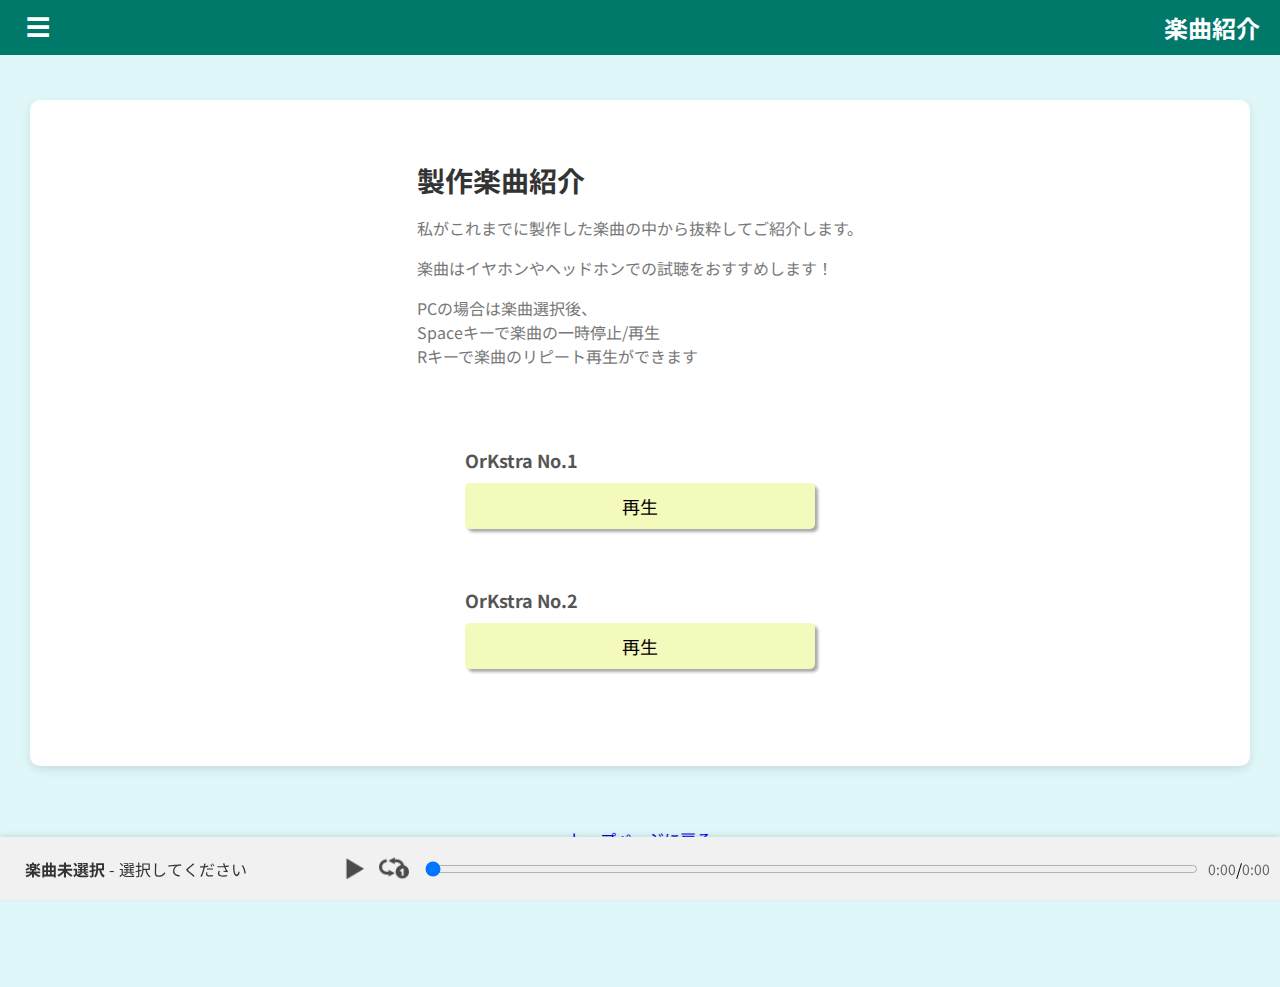
<file: content.html>
<!DOCTYPE html>
<html lang="ja">
<head>
    <link rel="preconnect" href="https://fonts.googleapis.com">
    <link rel="preconnect" href="https://fonts.gstatic.com" crossorigin>
    <link href="https://fonts.googleapis.com/css2?family=Noto+Sans+JP:wght@100..900&display=swap" rel="stylesheet">
    <meta charset="UTF-8">
    <meta name="viewport" content="width=device-width, initial-scale=1.0">
    <title>楽曲紹介</title>
    <link rel="stylesheet" href="src/style.css">
</head>
<body>

    <div class="header">
        <button class="menu-toggle" onclick="toggleSidebar()">☰</button>
        <h1>楽曲紹介</h1>
    </div>

    <div class="sidebar" id="sidebar">
        <ul class="nav-links">
            <li><a href="index.html" onclick="toggleSidebar()">トップページ</a></li>
            <li><a href="content.html" onclick="toggleSidebar()">楽曲紹介</a></li>
            <li><a href="profile.html" onclick="toggleSidebar()">プロフィール</a></li>
            <li><a href="others.html" onclick="toggleSidebar()">RAISON DÊTREとは?</a></li>
        </ul>
    </div>

    <div class="profile-list">
        <div class="profile-item">
            <div class="profile">
                <div class="profile-details">
                    <h1>製作楽曲紹介</h1>
                    <p></p>
                    <p>私がこれまでに製作した楽曲の中から抜粋してご紹介します。</p>
                    <p>楽曲はイヤホンやヘッドホンでの試聴をおすすめします！</p>
                    <p>PCの場合は楽曲選択後、<br>Spaceキーで楽曲の一時停止/再生<br>Rキーで楽曲のリピート再生ができます</p>
                </div>
            </div>

            <div class="music-list">
                <div class="music-item">
                    <p class="song-title">OrKstra No.1</p>
                    <button class="music-button">再生</button>
                    <audio controls hidden="true">
                        <source src="src/audio/OrKstra No.1 - 439K.mp3" type="audio/mpeg">
                        Your browser does not support the audio element.
                    </audio>
                </div>                

                <p class="artist_title">Chikazu Kurosawa</p>
            
                <div class="music-item">
                    <p class="song-title">OrKstra No.2</p>
                    <button class="music-button">再生</button>
                    <audio controls hidden="true" data-volume="0.7">
                        <source src="src/audio/OrKstra No.2 - 439K.mp3" type="audio/mpeg">
                        Your browser does not support the audio element.
                    </audio>
                </div>
            </div>
            <p></p>
        </div>
    </div>

    <div class="questionnaire">
        <p><a href="index.html">トップページに戻る</a></p>
    </div>

    <div class="player-footer">
        <div class="player-info">
            <span class="footer-song-title">再生中の曲のタイトル</span> - 
            <span class="song-artist">作曲者の名前</span>
        </div>
        <div class="player-controls">
            <button id="play-button"><img src="src/bar/play.png" alt="Play/Pause"></button>
            <button id="repeat-button"><img src="src/bar/1repeat.png" alt="Repeat"></button>
            <input type="range" id="seek-bar" value="0" max="100">
            <span class="current-time">0:00</span> / 
            <span class="total-time">0:00</span>
        </div>
    </div>
    
    <script src="src/script.js"></script>
</body>
</html>
</file>
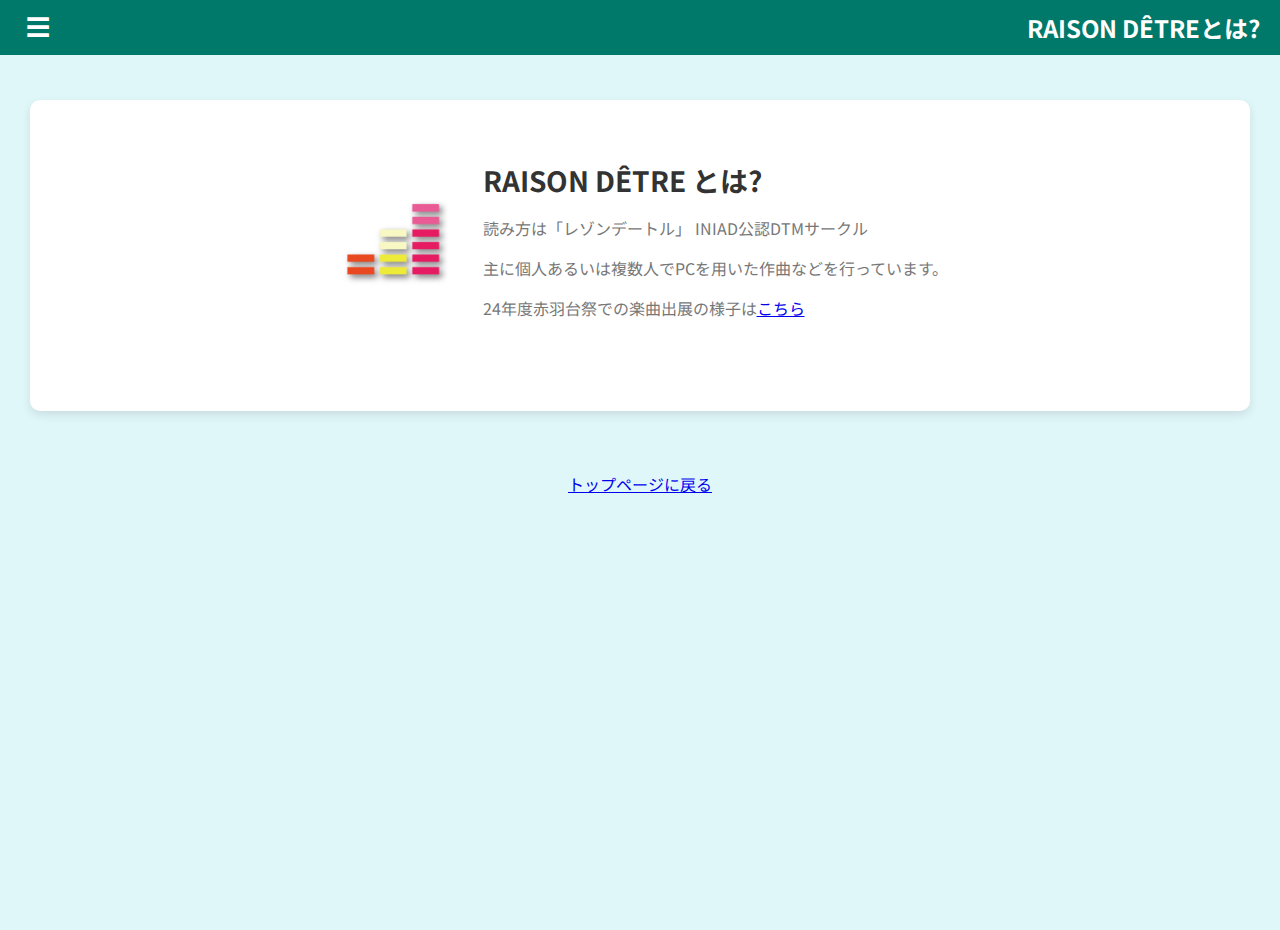
<file: others.html>
<!DOCTYPE html>
<html lang="ja">
<head>
    <link rel="preconnect" href="https://fonts.googleapis.com">
    <link rel="preconnect" href="https://fonts.gstatic.com" crossorigin>
    <link href="https://fonts.googleapis.com/css2?family=Noto+Sans+JP:wght@100..900&display=swap" rel="stylesheet">
    <meta charset="UTF-8">
    <meta name="viewport" content="width=device-width, initial-scale=1.0">
    <title>RAISON DÊTREとは?</title>
    <link rel="stylesheet" href="src/style.css">
</head>
<body>

    <div class="header">
        <button class="menu-toggle" onclick="toggleSidebar()">☰</button>
        <h1>RAISON DÊTREとは?</h1>
    </div>

    <div class="sidebar" id="sidebar">
        <ul class="nav-links">
            <li><a href="index.html" onclick="toggleSidebar()">トップページ</a></li>
            <li><a href="content.html" onclick="toggleSidebar()">楽曲紹介</a></li>
            <li><a href="profile.html" onclick="toggleSidebar()">プロフィール</a></li>
            <li><a href="others.html" onclick="toggleSidebar()">RAISON DÊTREとは?</a></li>
        </ul>
    </div>

    <div class="profile-list">
        <div class="profile-item">
            <div class="profile">
                <img src="src/images/Raison_icon.png" alt="Composer Profile Image">
                <div class="profile-details">
                    <h1>RAISON DÊTRE とは?</h1>
                    <p></p>
                    <p>読み方は「レゾンデートル」 INIAD公認DTMサークル</p>
                    <p>主に個人あるいは複数人でPCを用いた作曲などを行っています。</p>
                    <p>24年度赤羽台祭での楽曲出展の様子は<a href="https://439k.github.io/rd_fes24/" target="_new" rel="noopener noreferrer">こちら</a></p>
                </div>
            </div>
        </div>
    </div>

    <div class="questionnaire">
        <p><a href="index.html">トップページに戻る</a></p>
    </div>

    <script src="src/script.js"></script>
</body>
</html>
</file>
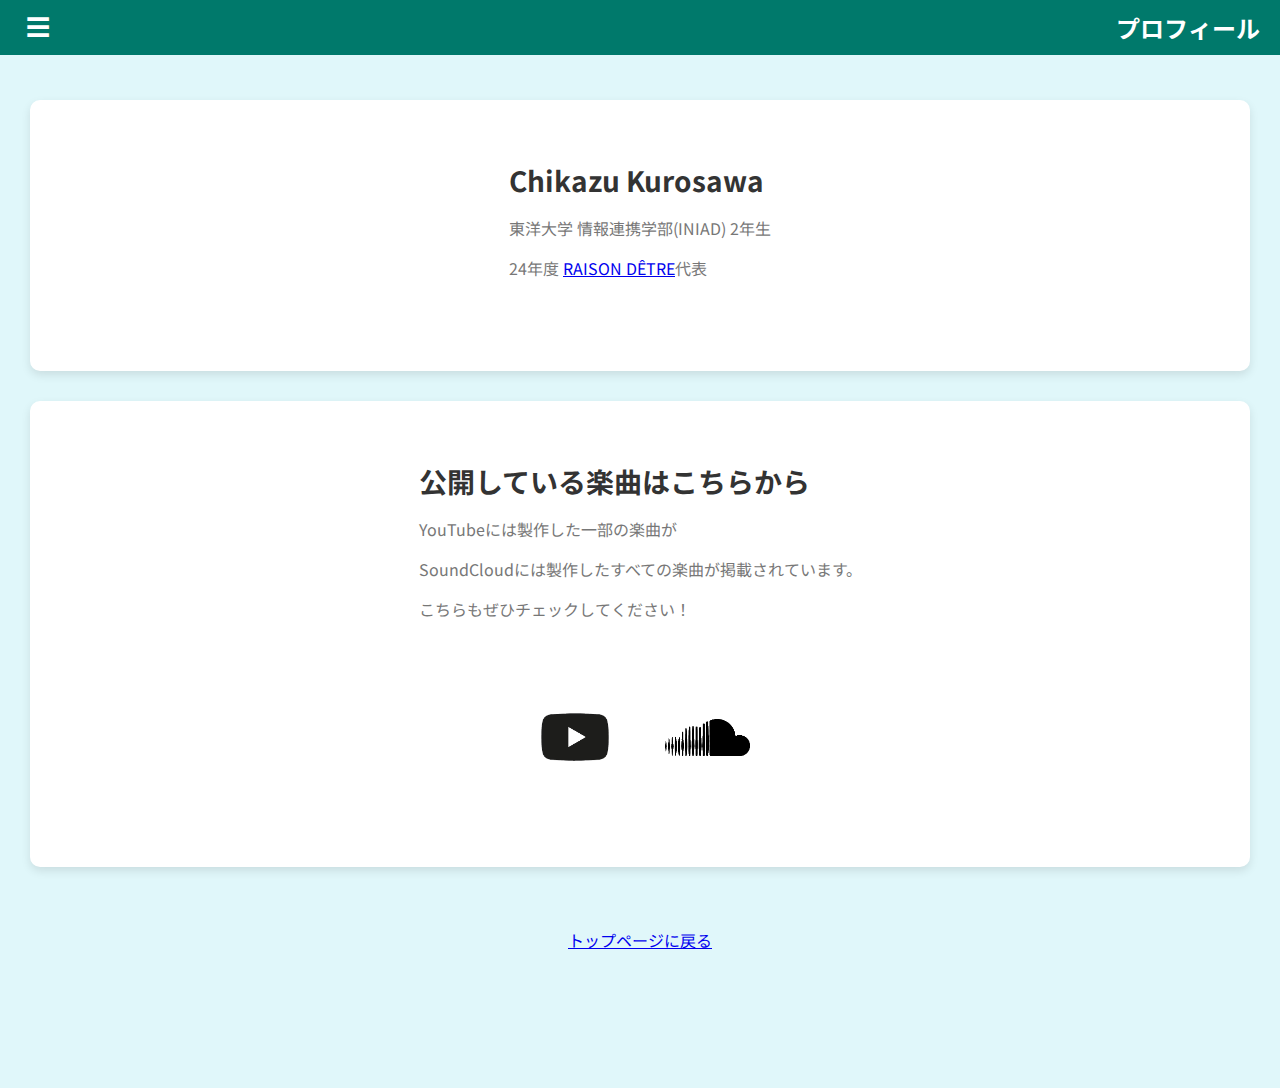
<file: profile.html>
<!DOCTYPE html>
<html lang="ja">
<head>
    <link rel="preconnect" href="https://fonts.googleapis.com">
    <link rel="preconnect" href="https://fonts.gstatic.com" crossorigin>
    <link href="https://fonts.googleapis.com/css2?family=Noto+Sans+JP:wght@100..900&display=swap" rel="stylesheet">
    <meta charset="UTF-8">
    <meta name="viewport" content="width=device-width, initial-scale=1.0">
    <title>プロフィール</title>
    <link rel="stylesheet" href="src/style.css">
</head>
<body>

    <div class="header">
        <button class="menu-toggle" onclick="toggleSidebar()">☰</button>
        <h1>プロフィール</h1>
    </div>

    <div class="sidebar" id="sidebar">
        <ul class="nav-links">
            <li><a href="index.html" onclick="toggleSidebar()">トップページ</a></li>
            <li><a href="content.html" onclick="toggleSidebar()">楽曲紹介</a></li>
            <li><a href="profile.html" onclick="toggleSidebar()">プロフィール</a></li>
            <li><a href="others.html" onclick="toggleSidebar()">RAISON DÊTREとは?</a></li>
        </ul>
    </div>

    <div class="profile-list">
        <div class="profile-item">
            <div class="profile">
                <div class="profile-details">
                    <h1>Chikazu Kurosawa</h1>
                    <p></p>
                    <p>東洋大学 情報連携学部(INIAD) 2年生</p>
                    <p>24年度 <a href="others.html">RAISON DÊTRE</a>代表</p>
                </div>
            </div>
        </div>

        <div class="profile-item">
            <div class="profile">
                <div class="profile-details">
                    <h1>公開している楽曲はこちらから</h1>
                    <p></p>
                    <p>YouTubeには製作した一部の楽曲が</p>
                    <p>SoundCloudには製作したすべての楽曲が掲載されています。</p>
                    <p>こちらもぜひチェックしてください！</p>
                </div>
            </div>
    
            <div class="sns">
                <a href="https://www.youtube.com/@439_K" target="_new" rel="noopener noreferrer"><img src="src/logo/youtube.png" alt="" width="90"></a>
                <a href="https://soundcloud.com/439k" target="_new" rel="noopener noreferrer"><img src="src/logo/soundcloud.png" alt="" width="85"></a>
            </div>
        </div>
    </div>

    <div class="questionnaire">
        <p><a href="index.html">トップページに戻る</a></p>
    </div>
    
    <script src="src/script.js"></script>
</body>
</html>
</file>
<file: src/style.css>
/* 全体のスタイル */
body {
    font-family: "Noto Sans JP", sans-serif;
    margin: 0;
    padding: 0;
    justify-content: center;
    align-items: center;
    height: 100vh;
    background-color: #e0f7fa;
}

/* コンテンツ全体のレイアウトを中央に */
.container {
    width: 100%;
    max-width: 1200px; /* 拡大 */
    background-color: #ffffff;
    box-shadow: 0 4px 10px rgba(0, 0, 0, 0.1);
    padding: 20px;
    border-radius: 10px;
    text-align: center;
}

/* プロフィール部分と楽曲一覧をまとめて表示するためのレイアウト */
.profile-list {
    display: grid;
    grid-template-columns: 1fr; /* デフォルトで1列 */
    grid-gap: 30px;
    margin: 30px;
    padding-top: 70px;
}

.profile-item {
    display: flex;
    flex-direction: column;
    align-items: center; /* 縦方向の中央揃え */
    justify-content: center; /* 横方向の中央揃え */
    background-color: #fff;
    padding: 50px 20px;
    border-radius: 10px;
    box-shadow: 0 4px 10px rgba(0, 0, 0, 0.1);
}

.profilei {
    display: flex;
    flex-direction: column;
    align-items: center; /* 縦方向の中央揃え */
    justify-content: center; /* 横方向の中央揃え */
    margin-top: 200px;
    padding: 50px 20px;
    border-radius: 10px;
}

/* プロフィール部分のレイアウト */
.profile {
    display: flex;
    align-items: center;
    justify-content: flex-start;
    margin-bottom: 25px;
}

.profile img {
    width: 120px;
    height: 120px;
    object-fit: cover;
    border-radius: 50%;
    margin-right: 30px;
    filter: drop-shadow(3px 3px 3px #777777);
}

.profile-details h1 {
    font-size: 28px;
    margin: 0;
    color: #333;
    margin-top: 10px;
}

.profile-details p {
    font-size: 16px;
    color: #777;
    margin-top: 10px;
}

/* 楽曲一覧部分 */
.music-list {
    margin-top: 20px;
}

.music-item {
    margin-bottom: 15px;
}

.music-item p {
    font-size: 18px;
    color: #555;
}

audio {
    min-width: 100%;
    border-radius: 5px;
}

.top {
    display: flex;
    align-items: center;
    justify-content: center;
    background-color: #acf8fe;
}

.top h1 {
    margin-top: 20px;
    filter: drop-shadow(3px 3px 3px #777777);
}

.top img {
    width: 150px;
    height: 150px;
    object-fit: cover;
    margin-right: 30px;
    filter: drop-shadow(3px 3px 3px #777777);
}

.caution {
    display: flex;
    align-items: center;
    justify-content: center;
    background-color: lightblue;
    padding: 20px;
}

.tip {
    display: flex;
    flex-direction: column;
    align-items: center;
    justify-content: center;
    margin-top: 40px;
    font-size: 15px;
}

.sns {
    display: flex;
    margin-top: 30px;
    margin-bottom: 30px;
    grid-gap: 45px;
    align-items: center;
}

.song-list {
    padding: 20px;
    text-align: center;
}

.song {
    background-color: #f1f1f1;
    border: none;
    padding: 10px;
    margin: 5px;
    cursor: pointer;
    font-size: 16px;
    transition: background-color 0.3s;
}

.song:hover {
    background-color: #ddd;
}

.player-footer {
    position: fixed;
    z-index: 1100; /* ヘッダーとサイドバーより優先度を高くする */
    bottom: 0;
    left: 0;
    right: 0;
    background-color: #f1f1f1;
    padding: 10px;
    display: flex;
    justify-content: space-between;
    align-items: center;
    box-shadow: 0 -2px 5px rgba(0, 0, 0, 0.1);
}

.player-info {
    flex: 1;
    font-size: 16px;
    color: #333;
    padding-left: 15px;
}

.player-controls {
    flex: 3;
    display: flex;
    align-items: center;
    justify-content: center;
}

#seek-bar {
    margin: 0 10px;
    width: 100%;
}

button {
    background: none;
    border: none;
    font-size: 24px;
    cursor: pointer;
}

.current-time, .total-time {
    font-size: 14px;
    color: #666;
}

#play-button img {
    margin-top: 5px;
    width: 25px;   /* 幅を40pxに統一 */
    height: 25px;  /* 高さを40pxに統一 */
    object-fit: contain;  /* 画像の比率を保持しつつ、ボタンの大きさに収める */
}

#repeat-button img {
    margin-top: 5px;
    width: 30px;   /* 幅を40pxに統一 */
    height: 30px;  /* 高さを40pxに統一 */
    object-fit: contain;  /* 画像の比率を保持しつつ、ボタンの大きさに収める */
}

.questionnaire {
    display: flex;
    align-items: center;
    justify-content: center;
    padding-top: 15px;
    padding-bottom: 120px;
    color: #777;
}

.song-title {
    margin-bottom: 10px;
    font-weight: bold;
}

/* フッターの曲タイトル用の新しいCSS */
.footer-song-title {
    font-weight: bold;
    color: #333;
}

.music-button {
    font-family: "Noto Sans JP", sans-serif;
    background-color: #f4fabc; /* デフォルトのボタンカラー */
    padding: 10px 20px; /* サイズを固定 */
    border: none;
    cursor: pointer;
    font-size: 18px;
    width: 350px; /* ボタンの幅を統一 */
    text-align: center;
    border-radius: 5px;
    box-shadow: 3px 3px 3px #aaa;
    transition: background-color 0.3s ease; /* 色が滑らかに変わるようにトランジションを追加 */
    cursor: pointer; /* ボタンらしく見せる */
}

.music-button:hover {
    background-color: yellow; /* ホバー時に少し濃い色にする */
}

.music-button.playing {
    background-color: #ffcc00; /* 再生中のボタンの色 */
}

/* 再生中かつホバー時のスタイル */
.music-button.playing:hover {
    background-color: #ffcc00; /* 再生中でもホバーした時に少し濃くする */
}


@media (max-width: 500px) {
    .top {
        display: flex;
        flex-direction: column; /* 子要素を縦に並べる */
        align-items: center; /* 子要素を中央に揃える */
        background-color: #acf8fe; /* 背景色を元の色に */
    }

    .top img {
        width: 150px; /* 画像の大きさを適切に調整 */
        height: 100px;
        margin: 0 auto; /* 中央揃え */
    }

    .top h1 {
        margin-top: 0;
        margin-bottom: 20px; /* 下に少しスペースを空ける */
        font-size: 24px; /* 必要ならフォントサイズも調整 */
        text-align: center;
    }

    .caution p {
        margin: 0;
    }

    .profile {
        display: inline;
    }

    .profile img {
        width: 120px;
        height: 120px;
        object-fit: cover;
        border-radius: 50%;
        margin: 0 auto; /* 中央揃え */
        display: block; /* ブロック要素にする */
        margin-bottom: 20px;
    }

    .music-button {
        max-width: 250px; /* ボタンの幅を統一 */
    }
}

.artist_title {
    color: white;
}

/* ハンバーガーメニューのボタン */
.header {
    position: fixed; /* 固定表示 */
    top: 0;
    left: 0;
    width: 100%; /* 画面幅全体に広げる */
    z-index: 1000; /* サイドバーより優先度を高くする */
    display: flex;
    align-items: center;
    justify-content: space-between;
    padding: 10px 20px;
    background-color: #00796b;
    color: white;
}

.header h1 {
    margin: 0;
    padding-right: 40px;
    font-size: 24px;
}

.menu-toggle {
    background: none;
    border: none;
    color: white;
    font-size: 24px;
    cursor: pointer;
}

/* サイドバー */
.sidebar {
    position: fixed;
    top: 58px;
    left: -300px; /* 初期状態では画面外に隠す */
    width: 250px;
    height: 100vh;
    background-color: #00796b;
    color: white;
    padding: 20px;
    box-shadow: 2px 0 5px rgba(0, 0, 0, 0.1);
    transition: left 0.3s ease;
    z-index: 1000;
}

.sidebar.active {
    left: 0; /* 表示時は画面内に表示 */
}

.sidebar .nav-links {
    list-style: none;
    padding: 0;
    margin: 0;
}

.sidebar .nav-links li {
    margin: 20px 0;
}

.sidebar .nav-links li a {
    text-decoration: none;
    color: white;
    font-size: 18px;
    transition: color 0.3s;
}

.sidebar .nav-links li a:hover {
    color: #e0f7fa;
}

/* メインコンテンツ */
.main-content {
    margin: 0;
    padding: 20px;
    background-color: #e0f7fa;
}

/* モバイル対応 */
@media (max-width: 768px) {
    .header h1 {
        font-size: 20px;
    }
}
</file>
